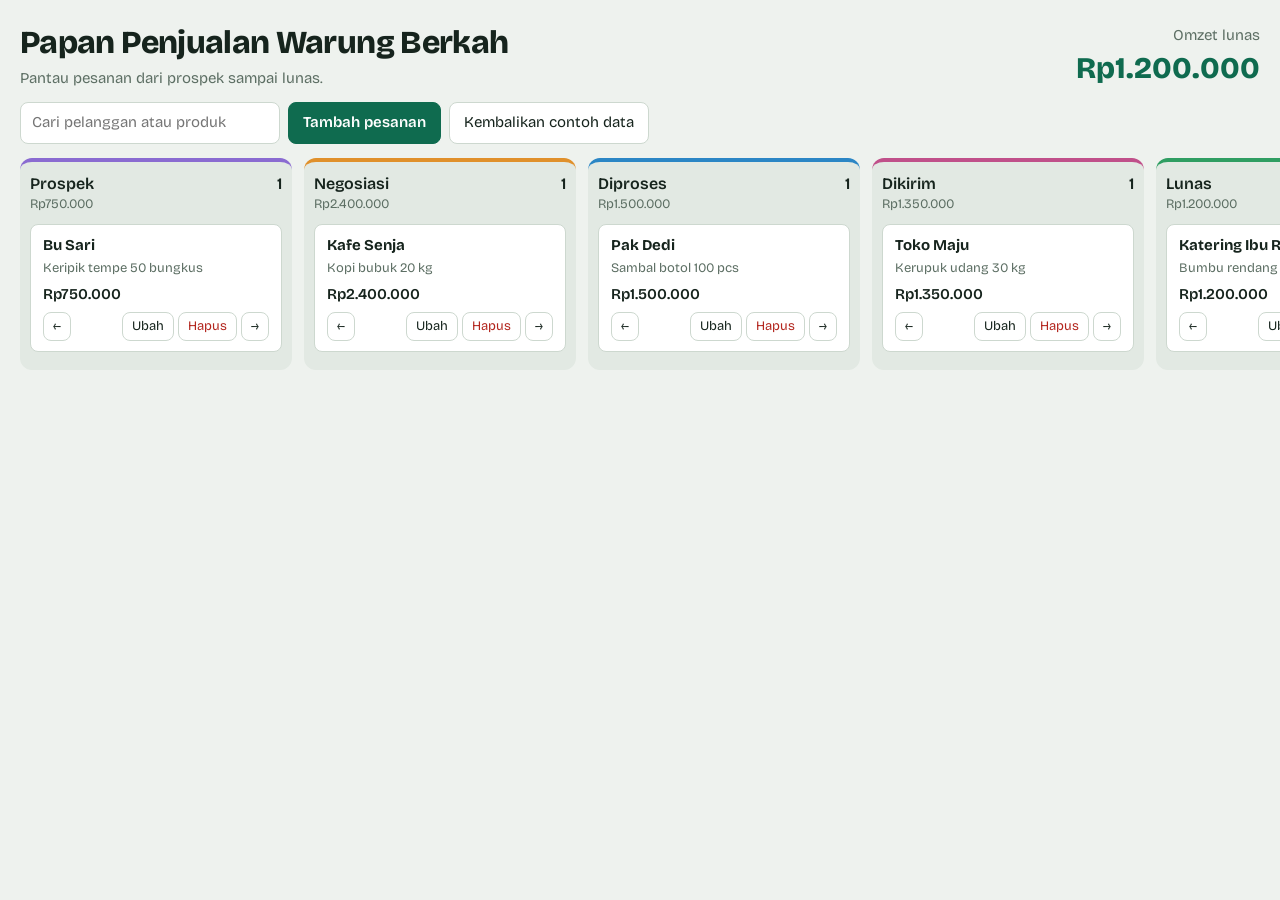
<file: index.html>
<!DOCTYPE html>
<html lang="id">
<head>
<meta charset="utf-8">
<meta name="viewport" content="width=device-width, initial-scale=1, viewport-fit=cover">
<title>Papan Penjualan UMKM</title>
<link rel="stylesheet" href="https://fonts.googleapis.com/css2?family=Bricolage+Grotesque:wght@400;600;800&display=swap">
<link rel="stylesheet" href="style.css">
</head>
<body>
<header>
  <div>
    <h1>Papan Penjualan Warung Berkah</h1>
    <p class="sub">Pantau pesanan dari prospek sampai lunas.</p>
  </div>
  <div class="omzet"><span class="sub">Omzet lunas</span><b id="omzet">Rp0</b></div>
</header>
<div class="tools">
  <input id="cari" type="search" placeholder="Cari pelanggan atau produk" aria-label="Cari pesanan">
  <button class="pri" id="tambah">Tambah pesanan</button>
  <button id="reset">Kembalikan contoh data</button>
</div>
<main class="board" id="board"></main>

<dialog id="dlg">
  <form method="dialog" id="frm">
    <h3 id="jdl">Pesanan baru</h3>
    <label>Nama pelanggan<input id="fn" required maxlength="40"></label>
    <label>Produk<input id="fp" required maxlength="60"></label>
    <label>Nilai (Rp)<input id="fv" type="number" min="0" step="1000" required></label>
    <label>Tahap<select id="fs"></select></label>
    <div class="row"><button type="button" id="batal">Batal</button><button class="pri" type="submit">Simpan pesanan</button></div>
  </form>
</dialog>

<script src="script.js"></script>
</body>
</html>
</file>
<file: style.css>
:root{--bg:#eef2ee;--surface:#fff;--col:#e2e9e3;--ink:#16241d;--mute:#5d6f64;--line:#cdd8cf;--brand:#0f6b4f;--brandink:#fff;--danger:#b3261e;
--c0:#8a6bd1;--c1:#e0902b;--c2:#2b86c5;--c3:#c0508a;--c4:#2f9e62;color-scheme:light;
box-sizing:border-box;padding-top:env(safe-area-inset-top,0px);padding-bottom:env(safe-area-inset-bottom,0px)}
@media (prefers-color-scheme:dark){:root:not([data-theme="light"]){--bg:#0f1713;--surface:#1b2822;--col:#15201a;--ink:#e8f0ea;--mute:#93a79a;--line:#2b3b33;--brand:#4fd1a0;--brandink:#06241a;--danger:#ff8a80;color-scheme:dark}}
:root[data-theme="dark"]{--bg:#0f1713;--surface:#1b2822;--col:#15201a;--ink:#e8f0ea;--mute:#93a79a;--line:#2b3b33;--brand:#4fd1a0;--brandink:#06241a;--danger:#ff8a80;color-scheme:dark}
*{box-sizing:border-box}
html{scroll-padding-top:env(safe-area-inset-top,0px)}
body{margin:0;background:var(--bg);color:var(--ink);font:400 15px/1.45 "Bricolage Grotesque",system-ui,-apple-system,"Segoe UI",sans-serif}
header{display:flex;flex-wrap:wrap;gap:12px 24px;align-items:end;justify-content:space-between;padding:20px 20px 12px}
h1{margin:0;font-weight:800;font-size:clamp(22px,4vw,32px);letter-spacing:-.02em}
.sub{color:var(--mute);margin:2px 0 0}
.omzet{text-align:right}.omzet b{display:block;font-size:clamp(22px,4vw,30px);font-weight:800;color:var(--brand)}
.tools{display:flex;flex-wrap:wrap;gap:8px;padding:0 20px 14px}
input,select,button{font:inherit;color:inherit}
input,select{background:var(--surface);border:1px solid var(--line);border-radius:8px;padding:9px 11px;width:100%}
.tools input{max-width:260px}
button{cursor:pointer;border:1px solid var(--line);background:var(--surface);border-radius:8px;padding:9px 14px}
button.pri{background:var(--brand);color:var(--brandink);border-color:var(--brand);font-weight:600}
button:focus-visible,input:focus-visible,select:focus-visible{outline:2px solid var(--brand);outline-offset:2px}
.board{display:flex;gap:12px;padding:0 20px 24px;overflow-x:auto;align-items:flex-start}
.col{flex:0 0 272px;background:var(--col);border-radius:12px;border-top:4px solid var(--cc);padding:10px;min-height:140px}
.col.over{outline:2px dashed var(--cc)}
.col h2{margin:0;font-size:16px;font-weight:600;display:flex;justify-content:space-between;gap:8px}
.col .sum{color:var(--mute);font-size:13px;margin:0 0 10px}
.card{background:var(--surface);border:1px solid var(--line);border-radius:8px;padding:10px 12px;margin-bottom:8px;cursor:grab}
.card.drag{opacity:.4}
.card strong{display:block}.card .p{color:var(--mute);font-size:13px}
.card .v{font-weight:600;margin:6px 0}
.acts{display:flex;gap:4px;justify-content:space-between}
.acts button{padding:4px 9px;font-size:13px}
.acts .r{margin-left:auto;display:flex;gap:4px}
.empty{color:var(--mute);font-size:13px;text-align:center;padding:14px 0}
dialog{border:1px solid var(--line);border-radius:12px;background:var(--surface);color:var(--ink);width:min(92vw,380px);padding:20px}
dialog::backdrop{background:rgba(0,0,0,.45)}
dialog h3{margin:0 0 12px}label{display:block;margin:0 0 10px;font-size:13px;color:var(--mute)}
label input,label select{margin-top:4px;color:var(--ink)}
.row{display:flex;gap:8px;justify-content:flex-end;margin-top:14px}
.del{color:var(--danger)}
</file>
